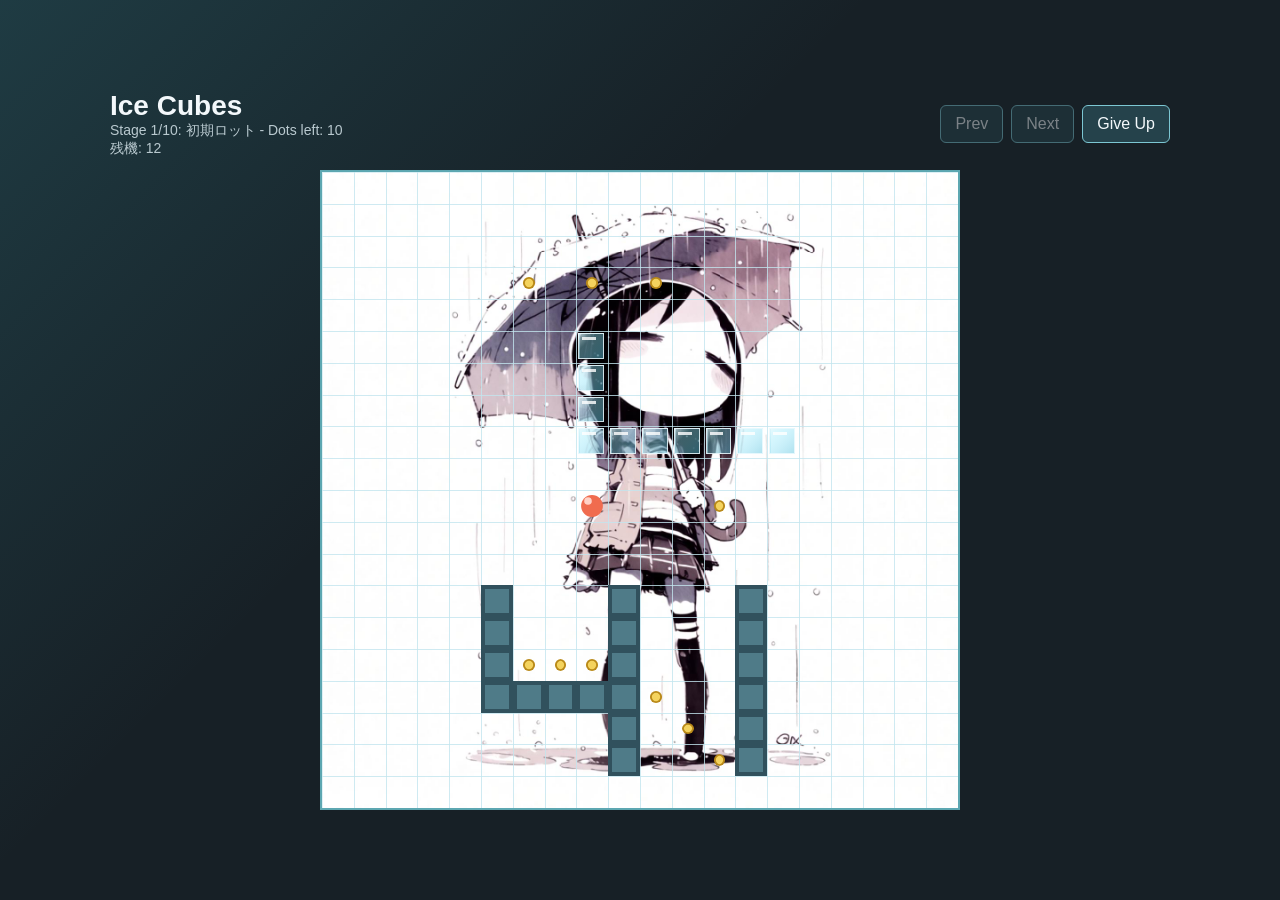
<file: index.html>
<!doctype html>
<html lang="ja">
  <head>
    <meta charset="utf-8">
    <meta name="viewport" content="width=device-width, initial-scale=1">
    <title>Ice Cubes</title>
    <link rel="stylesheet" href="style.css">
  </head>
  <body>
    <main class="game-shell">
      <header class="game-header">
        <div>
          <h1>Ice Cubes
</h1>
          <p id="status">Arrow keys to move</p>
          <p id="attempts">
        </div>
        <div class="controls">
          <button id="prev-stage" type="button" aria-label="Previous stage">Prev</button>
          <button id="next-stage" type="button" aria-label="Next stage">Next</button>
          <button id="give-up" type="button">Give Up</button>
        </div>
      </header>

      <canvas id="game" width="640" height="640" aria-label="Ice Cubes game board"></canvas>

      <div class="mobile-direction-controls" aria-label="移動操作">
        <button type="button" data-direction="up" aria-label="上へ移動">↑</button>
        <button type="button" data-direction="left" aria-label="左へ移動">←</button>
        <button type="button" data-direction="down" aria-label="下へ移動">↓</button>
        <button type="button" data-direction="right" aria-label="右へ移動">→</button>
      </div>
    </main>

    <script src="stages.js"></script>
    <script src="game.js"></script>
  </body>
</html>
</file>
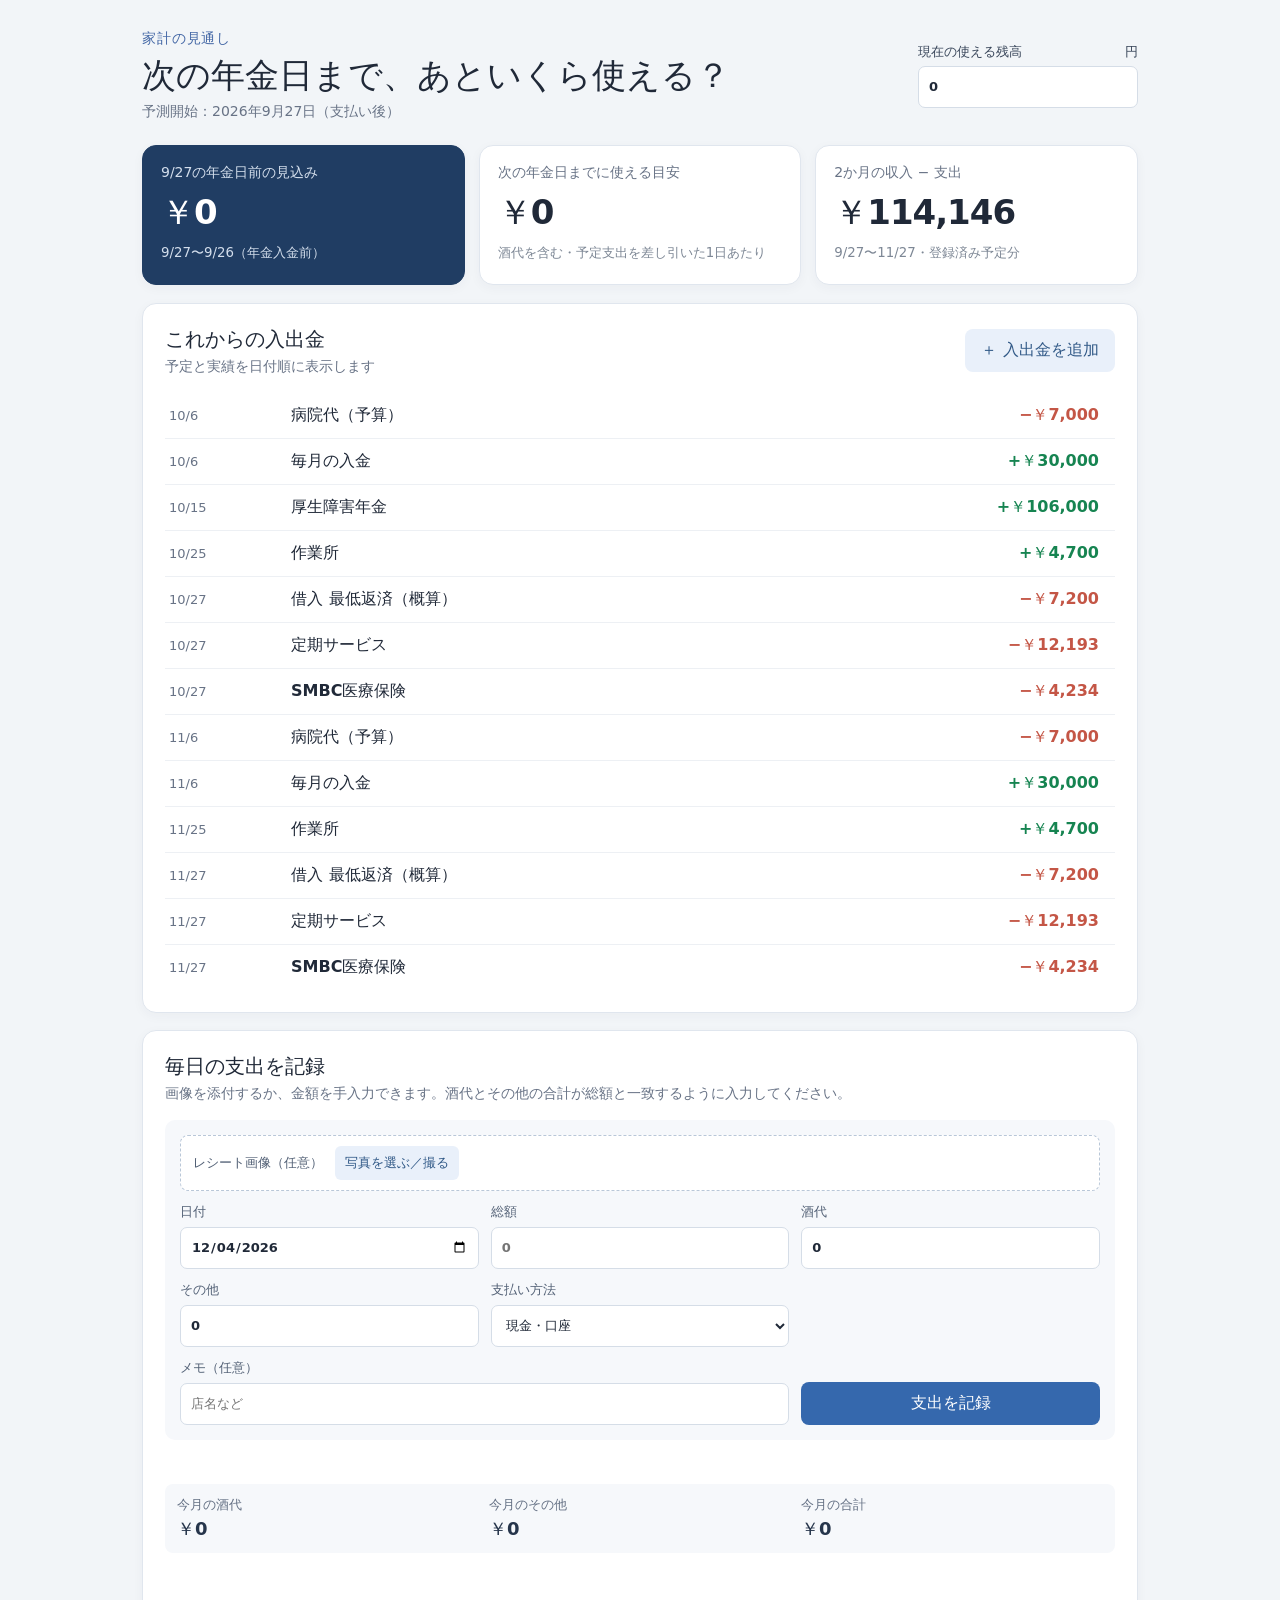
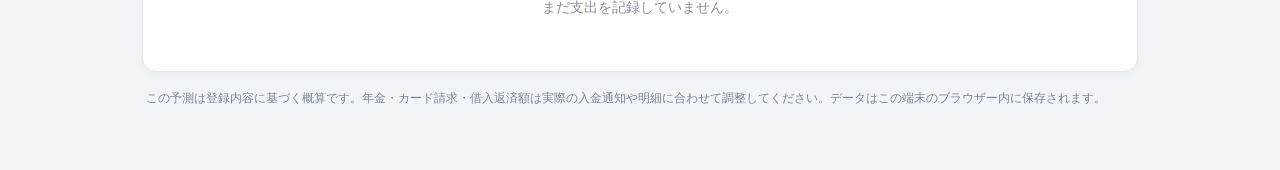
<file: budget.html>
<!doctype html>
<html lang="ja">
  <head>
    <meta charset="utf-8">
    <meta name="viewport" content="width=device-width, initial-scale=1">
    <title>家計の見通し</title>
    <link rel="stylesheet" href="budget.css">
  </head>
  <body>
    <main class="budget-app">
      <header class="page-header">
        <div><p class="eyebrow">家計の見通し</p><h1>次の年金日まで、あといくら使える？</h1><p class="muted">予測開始：2026年9月27日（支払い後）</p></div>
        <label class="balance-input">現在の使える残高 <span>円</span><input id="balance" type="number" min="0" step="1" value="0"></label>
      </header>
      <section class="summary-grid" aria-live="polite">
        <article class="summary-card accent"><span id="next-pension-label">次の年金日までの見込み</span><strong id="forecast-net">—</strong><small id="forecast-period">—</small></article>
        <article class="summary-card"><span>次の年金日までに使える目安</span><strong id="daily-limit">—</strong><small>酒代を含む・予定支出を差し引いた1日あたり</small></article>
        <article class="summary-card"><span>2か月の収入 − 支出</span><strong id="two-month-net">—</strong><small id="two-month-period">—</small></article>
      </section>
      <section class="panel flow-panel"><div class="section-heading"><div><h2>これからの入出金</h2><p class="muted">予定と実績を日付順に表示します</p></div><button id="add-flow-toggle" type="button" class="secondary">＋ 入出金を追加</button></div>
        <form id="flow-form" class="entry-form hidden"><label>内容<input name="label" required placeholder="例：臨時収入、薬代"></label><label>日付<input name="date" type="date" required></label><label>種類<select name="type"><option value="income">収入</option><option value="expense">支出</option></select></label><label>金額<input name="amount" type="number" min="1" required></label><button type="submit">追加</button></form>
        <div id="flow-list" class="flow-list"></div>
      </section>
      <section class="panel receipt-panel"><div class="section-heading"><div><h2>毎日の支出を記録</h2><p class="muted">画像を添付するか、金額を手入力できます。酒代とその他の合計が総額と一致するように入力してください。</p></div></div>
        <form id="receipt-form" class="receipt-form"><label class="image-picker">レシート画像（任意）<input name="image" type="file" accept="image/*" capture="environment"><span id="image-name">写真を選ぶ／撮る</span></label><label>日付<input name="date" type="date" required></label><label>総額<input name="total" type="number" min="0" step="1" required placeholder="0"></label><label>酒代<input name="alcohol" type="number" min="0" step="1" value="0" required></label><label>その他<input name="other" type="number" min="0" step="1" value="0" required></label><label>支払い方法<select name="method"><option value="cash">現金・口座</option><option value="card">クレジットカード</option></select></label><label class="wide">メモ（任意）<input name="memo" maxlength="80" placeholder="店名など"></label><button type="submit" class="submit-receipt">支出を記録</button></form><p id="receipt-error" class="error" role="alert"></p>
        <div class="receipt-totals"><span>今月の酒代 <strong id="month-alcohol">—</strong></span><span>今月のその他 <strong id="month-other">—</strong></span><span>今月の合計 <strong id="month-total">—</strong></span></div><div id="receipt-list" class="receipt-list"></div>
      </section>
      <p class="footnote">この予測は登録内容に基づく概算です。年金・カード請求・借入返済額は実際の入金通知や明細に合わせて調整してください。データはこの端末のブラウザー内に保存されます。</p>
    </main>
    <script src="budget.js"></script>
  </body>
</html>
</file>
<file: style.css>
:root {
  color-scheme: dark;
  font-family: Arial, Helvetica, sans-serif;
  background: #172026;
  color: #f3f8fb;
}

* {
  box-sizing: border-box;
}

body {
  min-height: 100vh;
  margin: 0;
  display: grid;
  place-items: center;
  background:
    linear-gradient(135deg, rgba(62, 169, 183, 0.2), transparent 40%),
    #172026;
}

.game-shell {
  width: min(100vw, 1100px);
  padding: 20px;
}

.game-header {
  display: flex;
  align-items: center;
  justify-content: space-between;
  gap: 16px;
  margin-bottom: 12px;
}

h1,
p {
  margin: 0;
}

h1 {
  font-size: 28px;
}

p {
  color: #b9c9cf;
  font-size: 14px;
}

button {
  min-height: 38px;
  padding: 0 14px;
  border: 1px solid #7cc7d3;
  border-radius: 6px;
  background: #25424b;
  color: #f3f8fb;
  cursor: pointer;
  font: inherit;
}

button:hover {
  background: #315663;
}

button:active {
  transform: translateY(1px);
}

button:disabled {
  cursor: not-allowed;
  opacity: 0.45;
}

.controls {
  display: flex;
  flex-wrap: wrap;
  justify-content: flex-end;
  gap: 8px;
}

canvas {
  display: block;
  width: min(100%, 90vh);
  max-width: 640px;
  aspect-ratio: 1;
  margin: 0 auto;
  border: 2px solid #5da7b1;
  background: #dff6ff;
  image-rendering: pixelated;
}

.mobile-direction-controls {
  display: none;
  grid-template-columns: repeat(3, 58px);
  justify-content: center;
  gap: 8px;
  margin: 16px auto 0;
}

.mobile-direction-controls button {
  min-height: 58px;
  padding: 0;
  font-size: 30px;
  touch-action: manipulation;
}

.mobile-direction-controls button[data-direction="up"] {
  grid-column: 2;
}

.mobile-direction-controls button[data-direction="left"] {
  grid-column: 1;
  grid-row: 2;
}

.mobile-direction-controls button[data-direction="down"] {
  grid-column: 2;
  grid-row: 2;
}

.mobile-direction-controls button[data-direction="right"] {
  grid-column: 3;
  grid-row: 2;
}

@media (pointer: coarse) {
  .mobile-direction-controls {
    display: grid;
  }

  .game-shell {
    padding: 12px;
  }
}
</file>
<file: budget.css>
:root{font-family:system-ui,-apple-system,"Segoe UI",sans-serif;color:#202938;background:#f2f5f8;font-synthesis:none}*{box-sizing:border-box}body{margin:0}.budget-app{width:min(1040px,100%);margin:0 auto;padding:30px 22px 50px}.page-header,.section-heading{display:flex;align-items:center;justify-content:space-between;gap:20px}.page-header{margin:0 0 24px}.eyebrow{margin:0 0 6px;color:#4568a6;font-size:14px;font-weight:700;letter-spacing:.06em}h1{font-size:clamp(23px,4vw,34px);margin:0 0 6px;line-height:1.25}h2{font-size:20px;margin:0 0 5px}.muted{color:#687386;margin:0;font-size:14px}.balance-input{width:220px;display:grid;grid-template-columns:1fr auto;align-items:center;gap:5px;color:#39465a;font-size:13px;font-weight:650}.balance-input input{grid-column:1/3}.summary-grid{display:grid;grid-template-columns:repeat(3,1fr);gap:14px;margin-bottom:18px}.summary-card,.panel{background:#fff;border:1px solid #e0e6ee;border-radius:14px;box-shadow:0 3px 12px #27364b0a}.summary-card{padding:18px;display:flex;flex-direction:column;gap:8px;min-height:140px}.summary-card span{color:#687386;font-size:14px}.summary-card strong{font-size:clamp(25px,4vw,34px);letter-spacing:-.03em}.summary-card small{color:#7d8795;line-height:1.4}.summary-card.accent{background:#203d63;color:#fff;border-color:#203d63}.summary-card.accent span,.summary-card.accent small{color:#d3deec}.panel{padding:22px;margin:0 0 17px}.section-heading{margin-bottom:17px}button{font:inherit;border:0;border-radius:8px;background:#3568ad;color:#fff;padding:11px 16px;font-weight:650;cursor:pointer}button:hover{background:#285891}.secondary{background:#e9f0fa;color:#315987}.secondary:hover{background:#dce8f7}.entry-form,.receipt-form{display:grid;grid-template-columns:repeat(4,minmax(0,1fr));gap:12px;align-items:end;padding:15px;background:#f6f8fb;border-radius:10px;margin-bottom:16px}.entry-form label,.receipt-form label{display:flex;flex-direction:column;gap:6px;color:#536176;font-size:13px;font-weight:600}input,select{width:100%;height:42px;border:1px solid #d5dde7;border-radius:7px;background:#fff;padding:0 10px;color:#202938;font:inherit}input:focus,select:focus{outline:2px solid #8bb3e7;border-color:transparent}.hidden{display:none!important}.flow-list,.receipt-list{display:grid}.flow-row,.receipt-row{display:grid;grid-template-columns:110px 1fr auto auto;gap:12px;align-items:center;padding:12px 4px;border-bottom:1px solid #edf0f4}.flow-row:last-child,.receipt-row:last-child{border-bottom:0}.flow-date{font-size:13px;color:#687386}.flow-name{font-weight:600}.flow-sub{display:block;color:#8490a0;font-size:12px;font-weight:400;margin-top:3px}.amount{font-weight:700;text-align:right;white-space:nowrap}.income{color:#168451}.expense{color:#c45646}.negative{color:#ffb4a9!important}.pill{font-size:11px;color:#5b687b;background:#eef1f5;border-radius:20px;padding:5px 8px}.delete-button{padding:6px 9px;background:transparent;color:#8993a0}.delete-button:hover{background:#fbe9e7;color:#b34438}.receipt-form{grid-template-columns:repeat(3,minmax(0,1fr));margin:0 0 10px}.image-picker{grid-column:span 3;display:flex!important;flex-flow:row wrap!important;align-items:center;gap:12px!important;padding:10px 12px;border:1px dashed #b9c7d8;border-radius:8px;background:#fff}.image-picker input{display:none}.image-picker span{display:inline-flex;align-items:center;min-height:34px;padding:5px 10px;border-radius:6px;background:#e9f0fa;color:#315987;cursor:pointer}.wide{grid-column:span 2}.submit-receipt{min-height:42px}.error{color:#b34438;min-height:20px;margin:0 0 7px;font-size:13px}.receipt-totals{display:flex;flex-wrap:wrap;gap:10px;margin:14px 0;padding:12px;background:#f6f8fb;border-radius:8px;color:#647084;font-size:13px}.receipt-totals span{flex:1;min-width:145px}.receipt-totals strong{display:block;margin-top:3px;color:#26354b;font-size:18px}.receipt-row{grid-template-columns:95px minmax(0,1fr) auto auto auto}.receipt-meta{font-size:12px;color:#758195}.footnote{color:#7a8594;font-size:12px;line-height:1.6;margin:12px 4px}.empty{padding:18px 4px;color:#8791a0;font-size:14px;text-align:center}@media(max-width:700px){.budget-app{padding:20px 13px 36px}.page-header{align-items:flex-start;flex-direction:column}.balance-input{width:100%;grid-template-columns:1fr 45px}.summary-grid{grid-template-columns:1fr;gap:9px}.summary-card{min-height:auto;padding:15px}.summary-card strong{font-size:28px}.panel{padding:16px}.section-heading{align-items:flex-start}.section-heading button{font-size:13px;padding:10px}.entry-form{grid-template-columns:repeat(2,minmax(0,1fr))}.receipt-form{grid-template-columns:repeat(2,minmax(0,1fr))}.image-picker{grid-column:span 2}.wide{grid-column:span 2}.receipt-row{grid-template-columns:75px 1fr auto;gap:7px}.receipt-row .receipt-meta{grid-column:2}.receipt-row .amount{grid-column:3;grid-row:1}.receipt-row .delete-button{grid-column:3;grid-row:2}.flow-row{grid-template-columns:80px minmax(0,1fr) auto;gap:6px}.flow-row .amount{grid-column:3;grid-row:1/3}.flow-row .flow-name{font-size:14px}}
</file>
